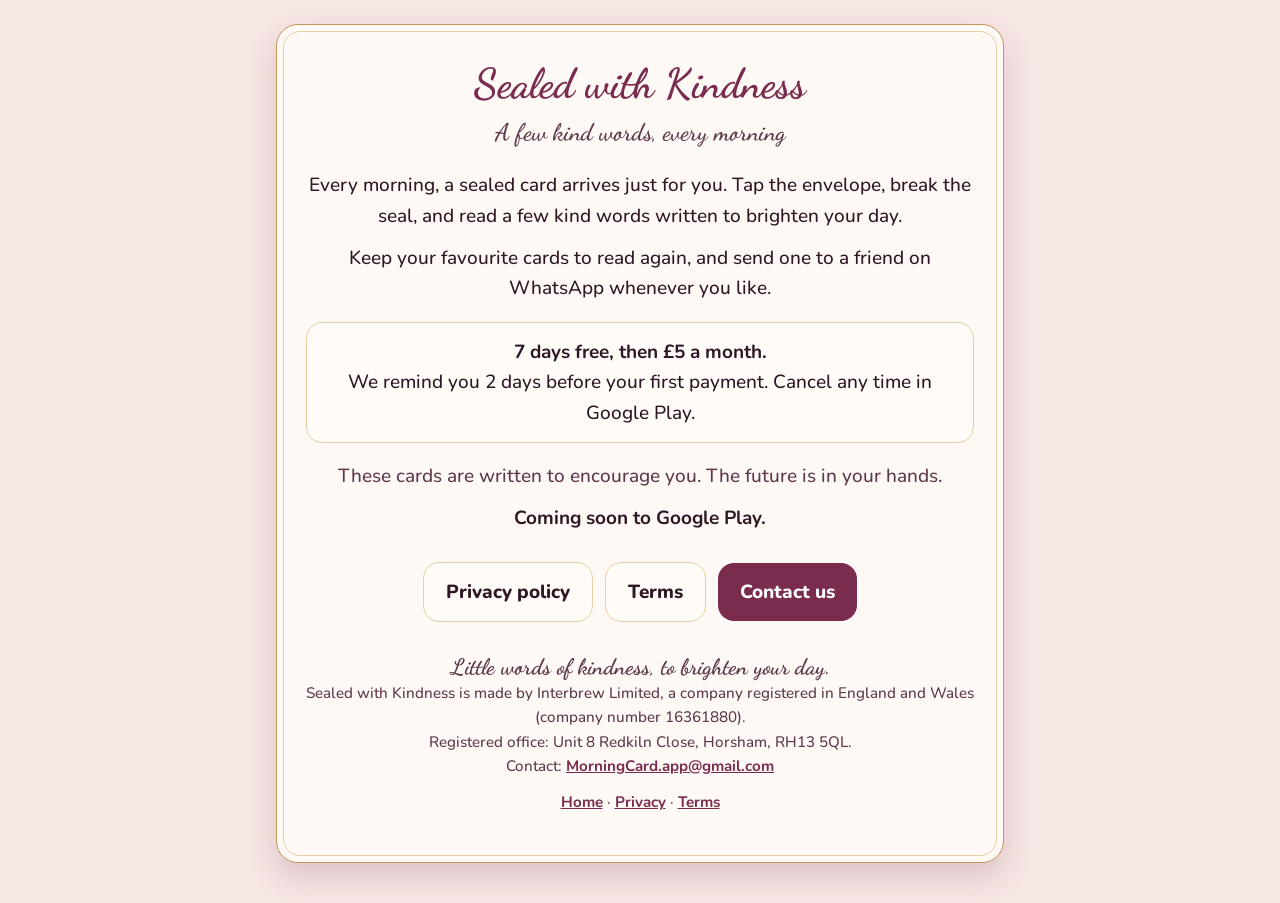
<file: index.html>
<!doctype html><html lang="en-GB"><head><meta charset="utf-8"><meta name="viewport" content="width=device-width,initial-scale=1"><link rel="preconnect" href="https://fonts.googleapis.com"><link rel="preconnect" href="https://fonts.gstatic.com" crossorigin><link href="https://fonts.googleapis.com/css2?family=Dancing+Script:wght@600;700&family=Nunito:wght@500;700;800&display=swap" rel="stylesheet"><link rel="stylesheet" href="style.css"><title>Sealed with Kindness</title><meta name="description" content="A sealed card every morning with a few kind words to brighten your day."></head><body><div class="wrap"><div class="frame"><div class="inner">
<h1>Sealed with Kindness</h1>
<p class="sub">A few kind words, every morning</p>
<p class="centre">Every morning, a sealed card arrives just for you. Tap the envelope, break the seal, and read a few kind words written to brighten your day.</p>
<p class="centre">Keep your favourite cards to read again, and send one to a friend on WhatsApp whenever you like.</p>
<div class="note centre"><strong>7 days free, then £5 a month.</strong><br>We remind you 2 days before your first payment. Cancel any time in Google Play.</div>
<p class="centre muted">These cards are written to encourage you. The future is in your hands.</p>
<p class="centre"><strong>Coming soon to Google Play.</strong></p>
<nav><a class="btn alt" href="privacy.html">Privacy policy</a><a class="btn alt" href="terms.html">Terms</a><a class="btn" href="mailto:MorningCard.app@gmail.com">Contact us</a></nav>
<footer><div class="pen">Little words of kindness, to brighten your day.</div><p>Sealed with Kindness is made by Interbrew Limited, a company registered in England and Wales (company number 16361880).<br>Registered office: Unit 8 Redkiln Close, Horsham, RH13 5QL.<br>Contact: <a href="mailto:MorningCard.app@gmail.com">MorningCard.app@gmail.com</a></p><p><a href="index.html">Home</a> · <a href="privacy.html">Privacy</a> · <a href="terms.html">Terms</a></p></footer>
</div></div></div></body></html>
</file>
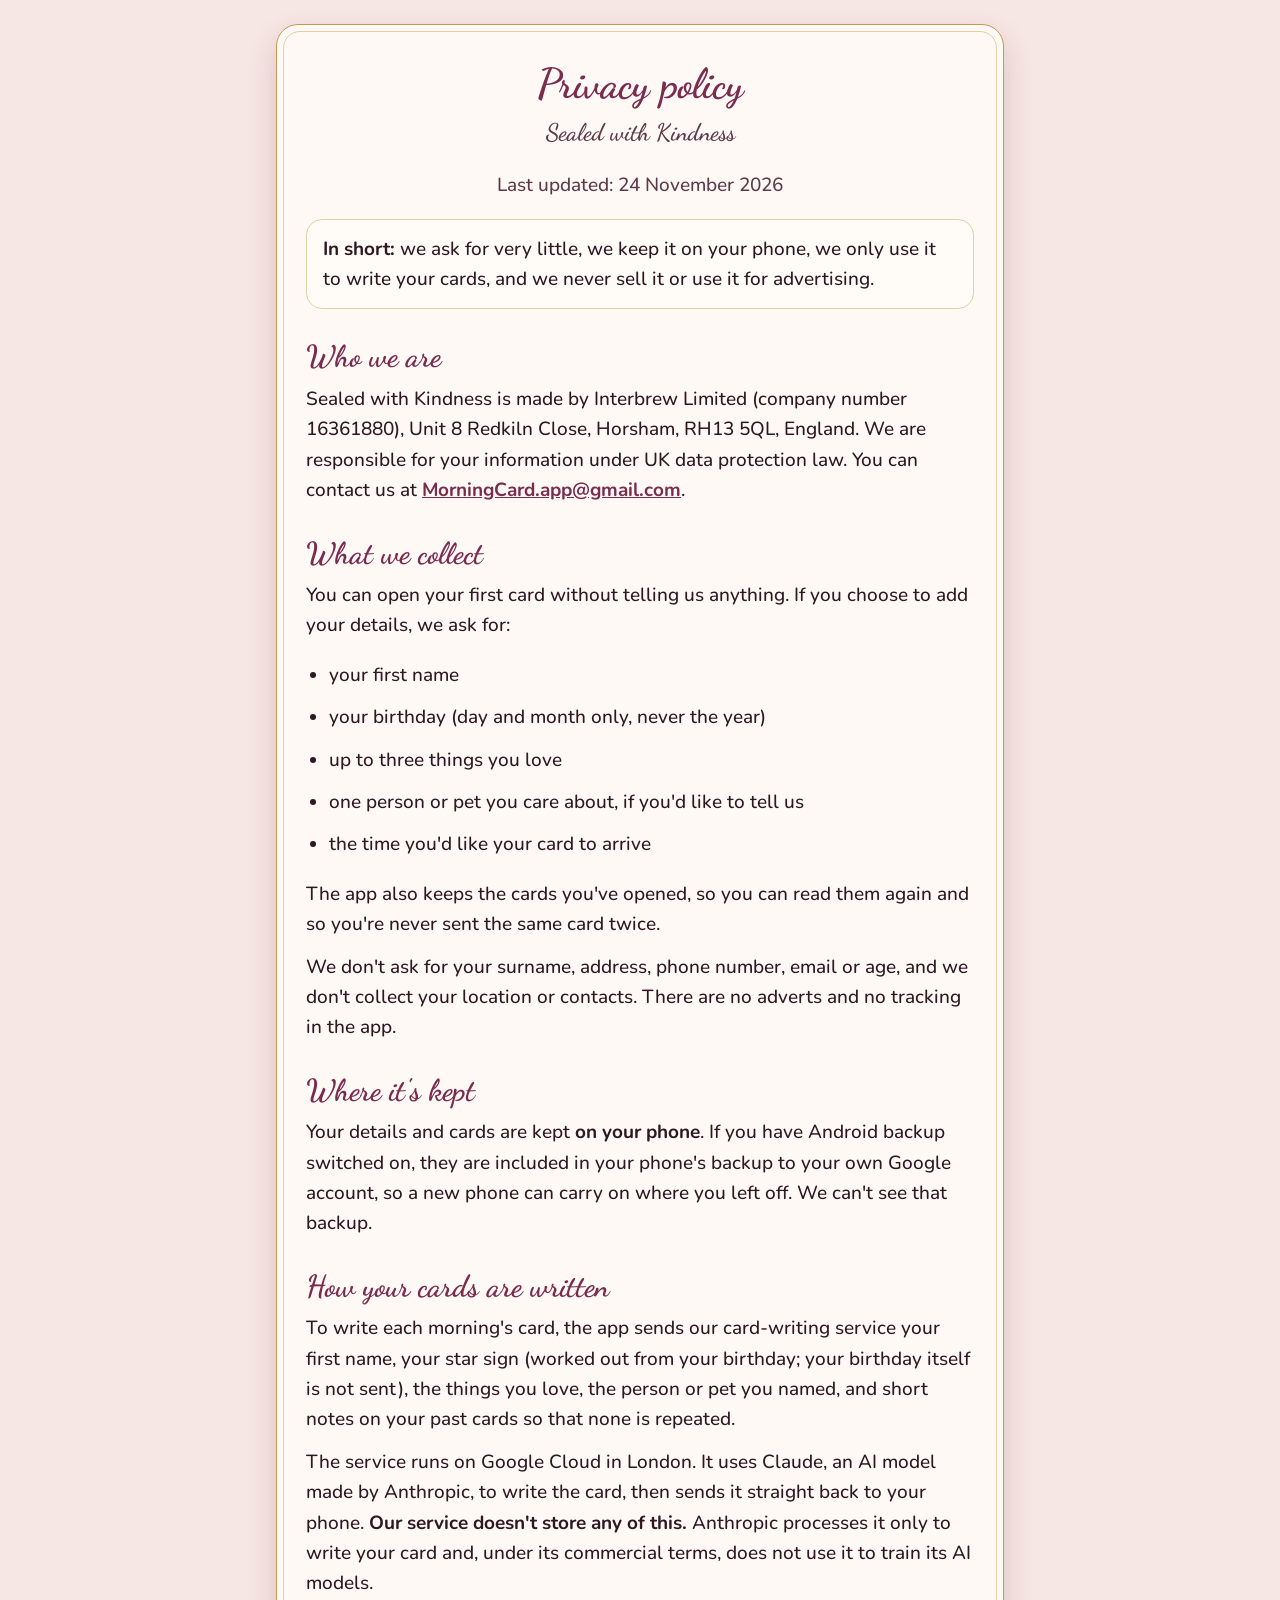
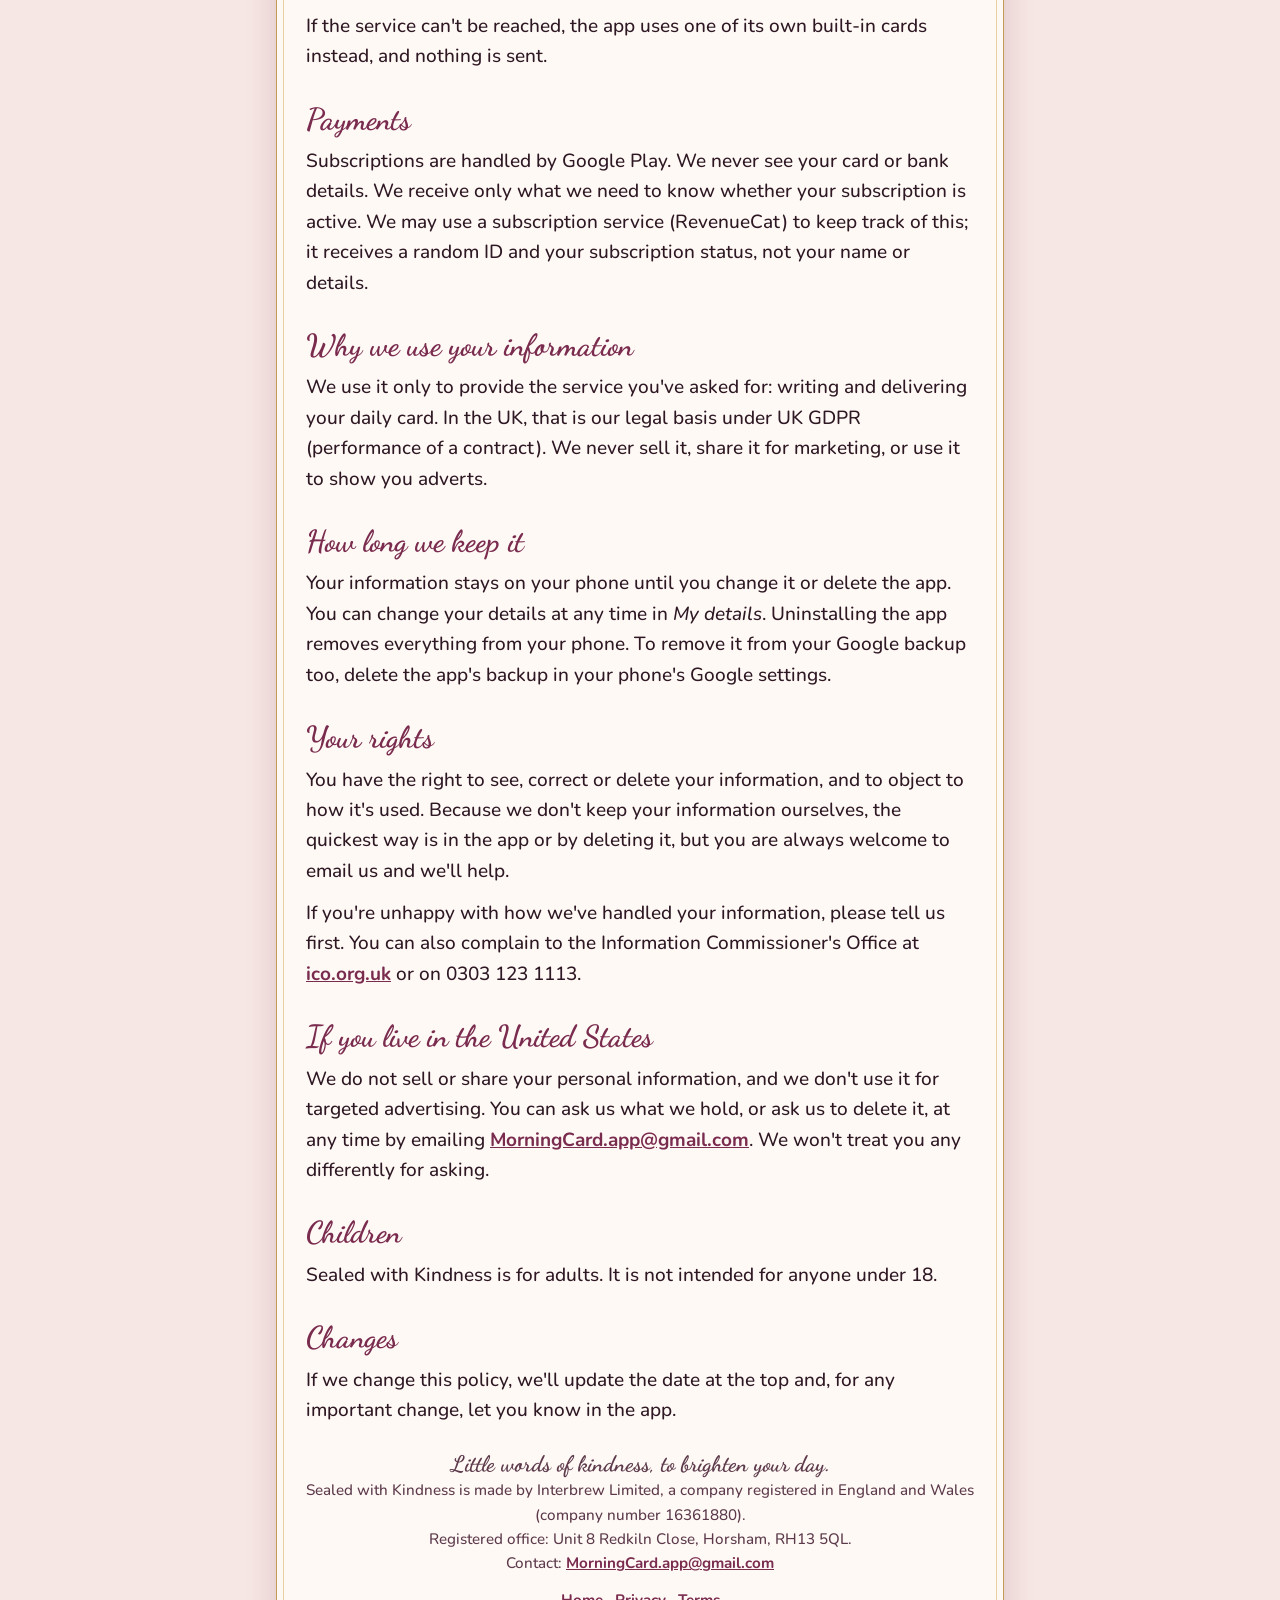
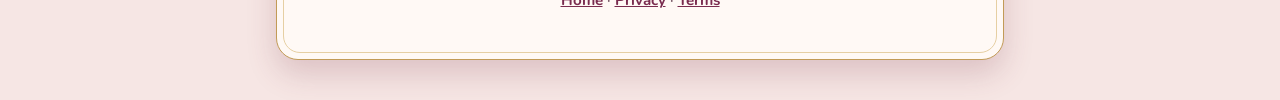
<file: privacy.html>
<!doctype html><html lang="en-GB"><head><meta charset="utf-8"><meta name="viewport" content="width=device-width,initial-scale=1"><link rel="preconnect" href="https://fonts.googleapis.com"><link rel="preconnect" href="https://fonts.gstatic.com" crossorigin><link href="https://fonts.googleapis.com/css2?family=Dancing+Script:wght@600;700&family=Nunito:wght@500;700;800&display=swap" rel="stylesheet"><link rel="stylesheet" href="style.css"><title>Privacy policy · Sealed with Kindness</title></head><body><div class="wrap"><div class="frame"><div class="inner">
<h1>Privacy policy</h1>
<p class="sub">Sealed with Kindness</p>
<p class="muted centre">Last updated: 24 November 2026</p>

<div class="note"><strong>In short:</strong> we ask for very little, we keep it on your phone, we only use it to write your cards, and we never sell it or use it for advertising.</div>

<h2>Who we are</h2>
<p>Sealed with Kindness is made by Interbrew Limited (company number 16361880), Unit 8 Redkiln Close, Horsham, RH13 5QL, England. We are responsible for your information under UK data protection law. You can contact us at <a href="mailto:MorningCard.app@gmail.com">MorningCard.app@gmail.com</a>.</p>

<h2>What we collect</h2>
<p>You can open your first card without telling us anything. If you choose to add your details, we ask for:</p>
<ul>
<li>your first name</li>
<li>your birthday (day and month only, never the year)</li>
<li>up to three things you love</li>
<li>one person or pet you care about, if you'd like to tell us</li>
<li>the time you'd like your card to arrive</li>
</ul>
<p>The app also keeps the cards you've opened, so you can read them again and so you're never sent the same card twice.</p>
<p>We don't ask for your surname, address, phone number, email or age, and we don't collect your location or contacts. There are no adverts and no tracking in the app.</p>

<h2>Where it's kept</h2>
<p>Your details and cards are kept <strong>on your phone</strong>. If you have Android backup switched on, they are included in your phone's backup to your own Google account, so a new phone can carry on where you left off. We can't see that backup.</p>

<h2>How your cards are written</h2>
<p>To write each morning's card, the app sends our card-writing service your first name, your star sign (worked out from your birthday; your birthday itself is not sent), the things you love, the person or pet you named, and short notes on your past cards so that none is repeated.</p>
<p>The service runs on Google Cloud in London. It uses Claude, an AI model made by Anthropic, to write the card, then sends it straight back to your phone. <strong>Our service doesn't store any of this.</strong> Anthropic processes it only to write your card and, under its commercial terms, does not use it to train its AI models.</p>
<p>If the service can't be reached, the app uses one of its own built-in cards instead, and nothing is sent.</p>

<h2>Payments</h2>
<p>Subscriptions are handled by Google Play. We never see your card or bank details. We receive only what we need to know whether your subscription is active. We may use a subscription service (RevenueCat) to keep track of this; it receives a random ID and your subscription status, not your name or details.</p>

<h2>Why we use your information</h2>
<p>We use it only to provide the service you've asked for: writing and delivering your daily card. In the UK, that is our legal basis under UK GDPR (performance of a contract). We never sell it, share it for marketing, or use it to show you adverts.</p>

<h2>How long we keep it</h2>
<p>Your information stays on your phone until you change it or delete the app. You can change your details at any time in <em>My details</em>. Uninstalling the app removes everything from your phone. To remove it from your Google backup too, delete the app's backup in your phone's Google settings.</p>

<h2>Your rights</h2>
<p>You have the right to see, correct or delete your information, and to object to how it's used. Because we don't keep your information ourselves, the quickest way is in the app or by deleting it, but you are always welcome to email us and we'll help.</p>
<p>If you're unhappy with how we've handled your information, please tell us first. You can also complain to the Information Commissioner's Office at <a href="https://ico.org.uk/make-a-complaint/">ico.org.uk</a> or on 0303 123 1113.</p>

<h2>If you live in the United States</h2>
<p>We do not sell or share your personal information, and we don't use it for targeted advertising. You can ask us what we hold, or ask us to delete it, at any time by emailing <a href="mailto:MorningCard.app@gmail.com">MorningCard.app@gmail.com</a>. We won't treat you any differently for asking.</p>

<h2>Children</h2>
<p>Sealed with Kindness is for adults. It is not intended for anyone under 18.</p>

<h2>Changes</h2>
<p>If we change this policy, we'll update the date at the top and, for any important change, let you know in the app.</p>
<footer><div class="pen">Little words of kindness, to brighten your day.</div><p>Sealed with Kindness is made by Interbrew Limited, a company registered in England and Wales (company number 16361880).<br>Registered office: Unit 8 Redkiln Close, Horsham, RH13 5QL.<br>Contact: <a href="mailto:MorningCard.app@gmail.com">MorningCard.app@gmail.com</a></p><p><a href="index.html">Home</a> · <a href="privacy.html">Privacy</a> · <a href="terms.html">Terms</a></p></footer>
</div></div></div></body></html>
</file>
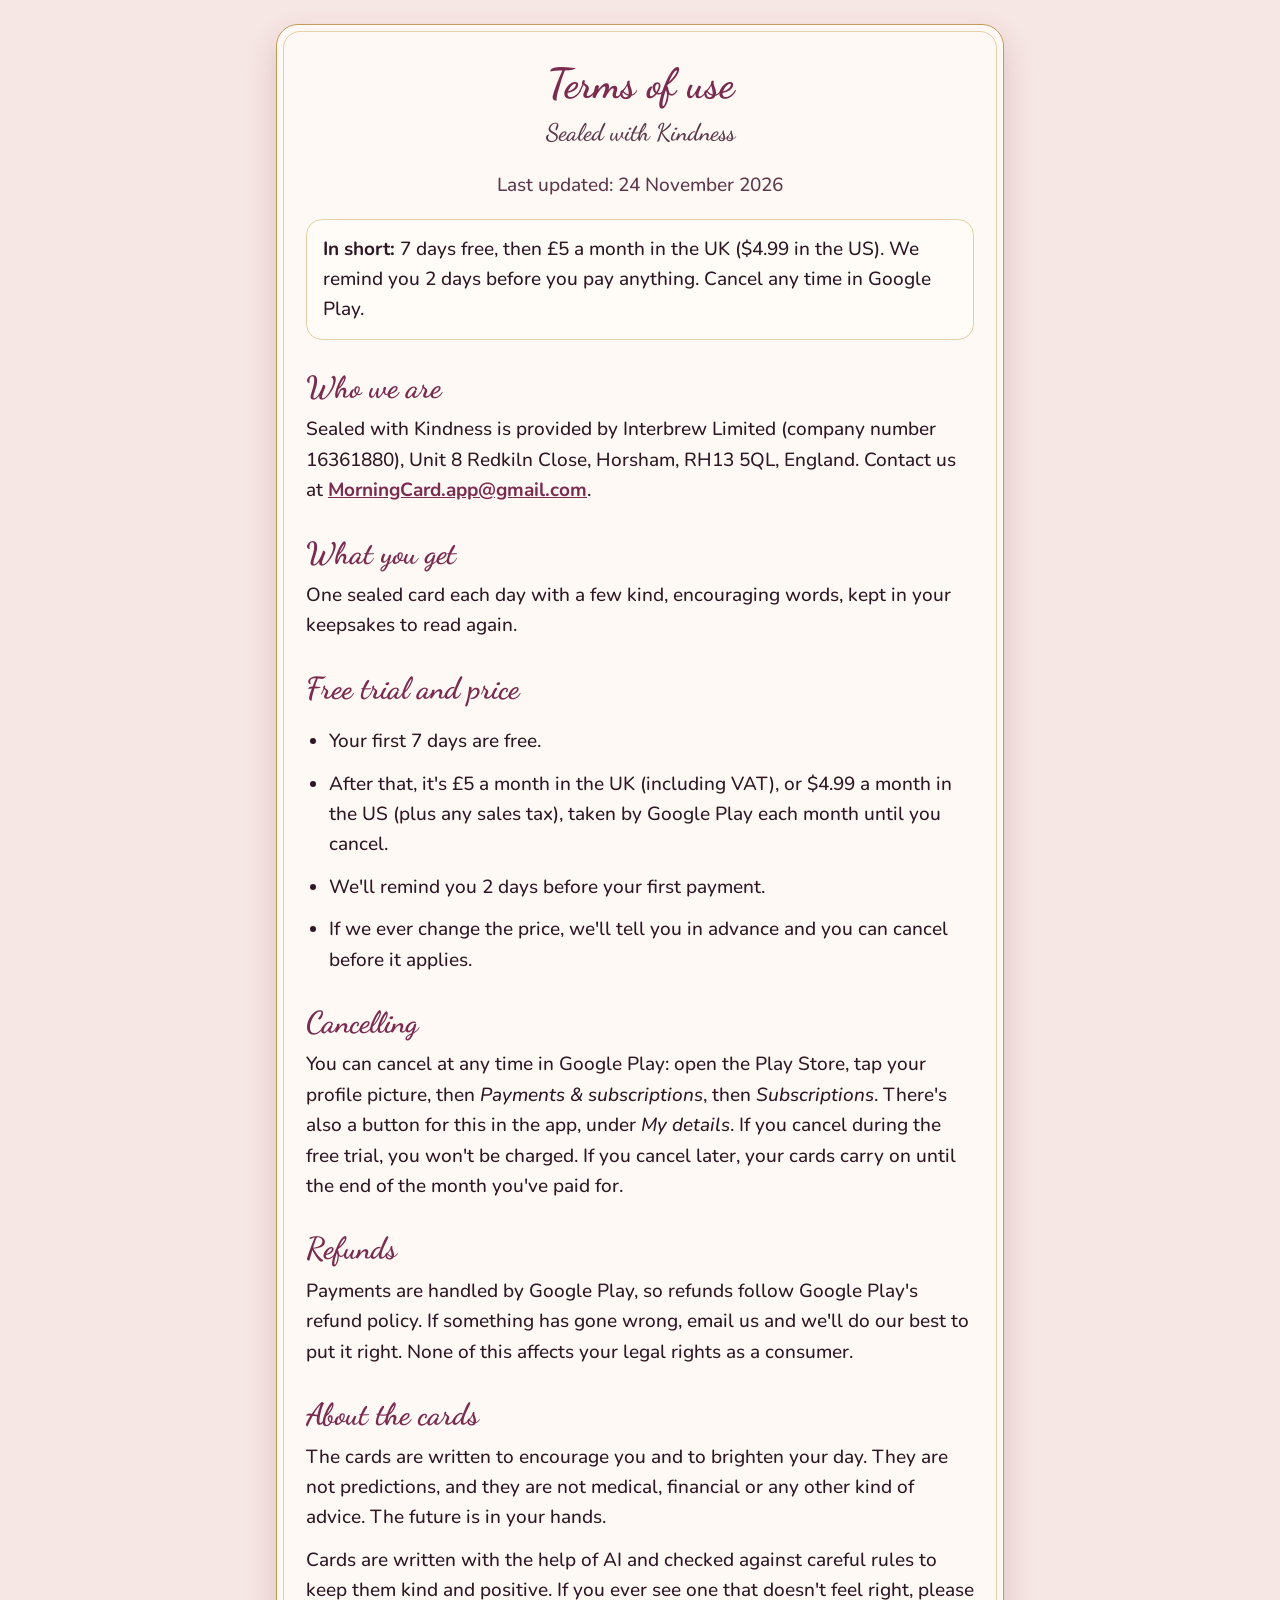
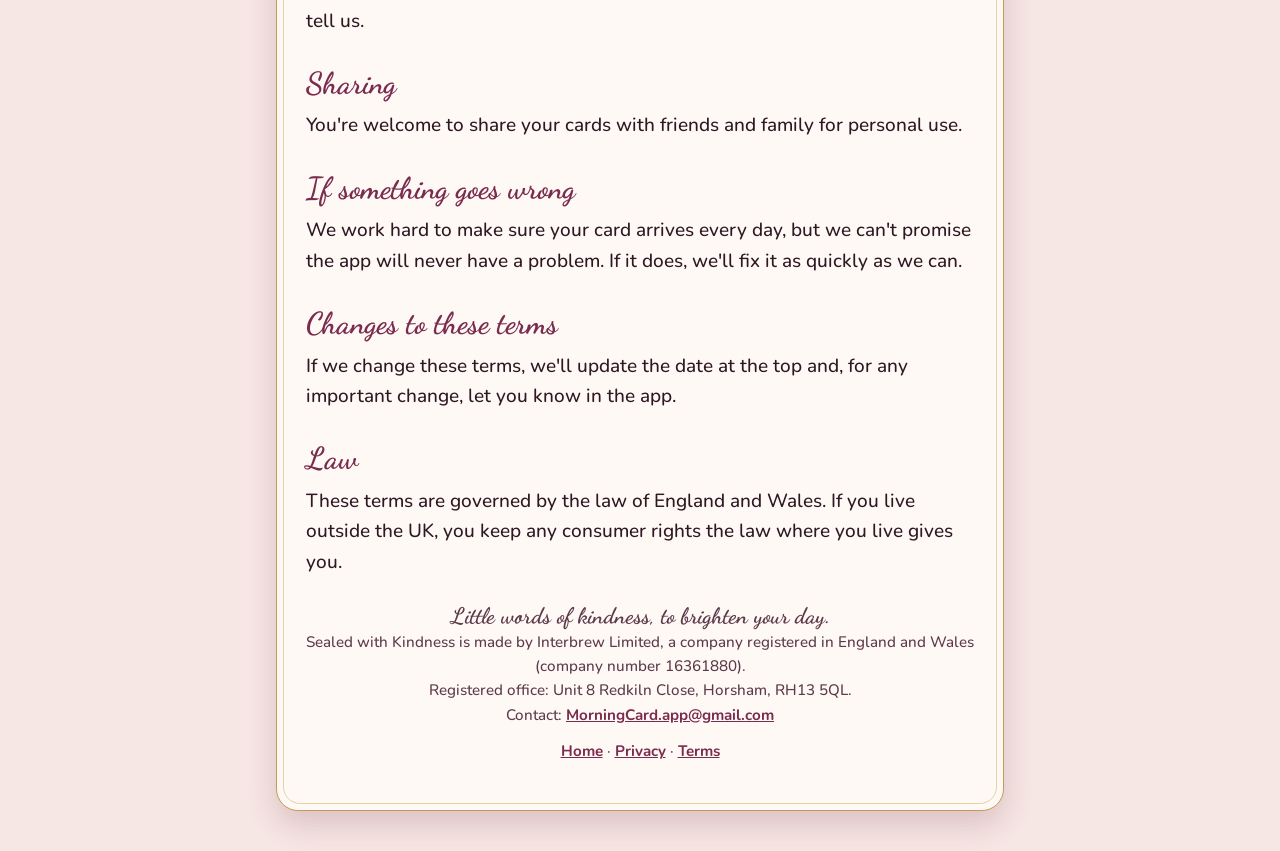
<file: terms.html>
<!doctype html><html lang="en-GB"><head><meta charset="utf-8"><meta name="viewport" content="width=device-width,initial-scale=1"><link rel="preconnect" href="https://fonts.googleapis.com"><link rel="preconnect" href="https://fonts.gstatic.com" crossorigin><link href="https://fonts.googleapis.com/css2?family=Dancing+Script:wght@600;700&family=Nunito:wght@500;700;800&display=swap" rel="stylesheet"><link rel="stylesheet" href="style.css"><title>Terms · Sealed with Kindness</title></head><body><div class="wrap"><div class="frame"><div class="inner">
<h1>Terms of use</h1>
<p class="sub">Sealed with Kindness</p>
<p class="muted centre">Last updated: 24 November 2026</p>

<div class="note"><strong>In short:</strong> 7 days free, then £5 a month in the UK ($4.99 in the US). We remind you 2 days before you pay anything. Cancel any time in Google Play.</div>

<h2>Who we are</h2>
<p>Sealed with Kindness is provided by Interbrew Limited (company number 16361880), Unit 8 Redkiln Close, Horsham, RH13 5QL, England. Contact us at <a href="mailto:MorningCard.app@gmail.com">MorningCard.app@gmail.com</a>.</p>

<h2>What you get</h2>
<p>One sealed card each day with a few kind, encouraging words, kept in your keepsakes to read again.</p>

<h2>Free trial and price</h2>
<ul>
<li>Your first 7 days are free.</li>
<li>After that, it's £5 a month in the UK (including VAT), or $4.99 a month in the US (plus any sales tax), taken by Google Play each month until you cancel.</li>
<li>We'll remind you 2 days before your first payment.</li>
<li>If we ever change the price, we'll tell you in advance and you can cancel before it applies.</li>
</ul>

<h2>Cancelling</h2>
<p>You can cancel at any time in Google Play: open the Play Store, tap your profile picture, then <em>Payments &amp; subscriptions</em>, then <em>Subscriptions</em>. There's also a button for this in the app, under <em>My details</em>. If you cancel during the free trial, you won't be charged. If you cancel later, your cards carry on until the end of the month you've paid for.</p>

<h2>Refunds</h2>
<p>Payments are handled by Google Play, so refunds follow Google Play's refund policy. If something has gone wrong, email us and we'll do our best to put it right. None of this affects your legal rights as a consumer.</p>

<h2>About the cards</h2>
<p>The cards are written to encourage you and to brighten your day. They are not predictions, and they are not medical, financial or any other kind of advice. The future is in your hands.</p>
<p>Cards are written with the help of AI and checked against careful rules to keep them kind and positive. If you ever see one that doesn't feel right, please tell us.</p>

<h2>Sharing</h2>
<p>You're welcome to share your cards with friends and family for personal use.</p>

<h2>If something goes wrong</h2>
<p>We work hard to make sure your card arrives every day, but we can't promise the app will never have a problem. If it does, we'll fix it as quickly as we can.</p>

<h2>Changes to these terms</h2>
<p>If we change these terms, we'll update the date at the top and, for any important change, let you know in the app.</p>

<h2>Law</h2>
<p>These terms are governed by the law of England and Wales. If you live outside the UK, you keep any consumer rights the law where you live gives you.</p>
<footer><div class="pen">Little words of kindness, to brighten your day.</div><p>Sealed with Kindness is made by Interbrew Limited, a company registered in England and Wales (company number 16361880).<br>Registered office: Unit 8 Redkiln Close, Horsham, RH13 5QL.<br>Contact: <a href="mailto:MorningCard.app@gmail.com">MorningCard.app@gmail.com</a></p><p><a href="index.html">Home</a> · <a href="privacy.html">Privacy</a> · <a href="terms.html">Terms</a></p></footer>
</div></div></div></body></html>
</file>
<file: style.css>
:root{--sky:#F6E6E4;--paper:#FFF9F5;--card:#FFFCF8;--ink:#2E1824;--muted:#5C3A4B;--accent:#7A2C4F;--gold:#C29B57;--goldSoft:#E6CFA3}
*{box-sizing:border-box}
html{-webkit-text-size-adjust:100%}
body{margin:0;background:var(--sky);color:var(--ink);font:500 19px/1.6 Nunito,system-ui,sans-serif}
.wrap{max-width:760px;margin:0 auto;padding:24px 16px 40px}
.frame{background:var(--paper);border:1.5px solid var(--gold);border-radius:22px;padding:6px;box-shadow:0 14px 30px rgba(120,50,70,.2)}
.inner{border:1px solid var(--goldSoft);border-radius:17px;padding:28px 22px}
h1,h2,.pen{font-family:"Dancing Script",cursive;color:var(--accent);font-weight:700;line-height:1.2}
h1{font-size:2.6rem;text-align:center;margin:0 0 4px}
.sub{text-align:center;font-family:"Dancing Script",cursive;font-size:1.5rem;color:var(--muted);margin:0 0 18px;font-weight:600}
h2{font-size:1.9rem;margin:30px 0 8px}
h3{font-size:1.1rem;margin:20px 0 4px}
p,li{margin:0 0 12px}
ul{padding-left:1.2em}
a{color:var(--accent);font-weight:700}
.centre{text-align:center}
.note{background:var(--card);border:1px solid var(--goldSoft);border-radius:16px;padding:14px 16px;margin:18px 0}
.btn{display:inline-block;background:var(--accent);color:#fff;text-decoration:none;border-radius:16px;padding:14px 22px;font-weight:800;margin:6px}
.btn.alt{background:var(--card);color:var(--ink);border:1.5px solid var(--goldSoft)}
nav{text-align:center;margin:22px 0 0}
footer{text-align:center;color:var(--muted);font-size:.95rem;margin-top:26px}
footer .pen{font-size:1.4rem;color:var(--muted)}
.muted{color:var(--muted)}
</file>
